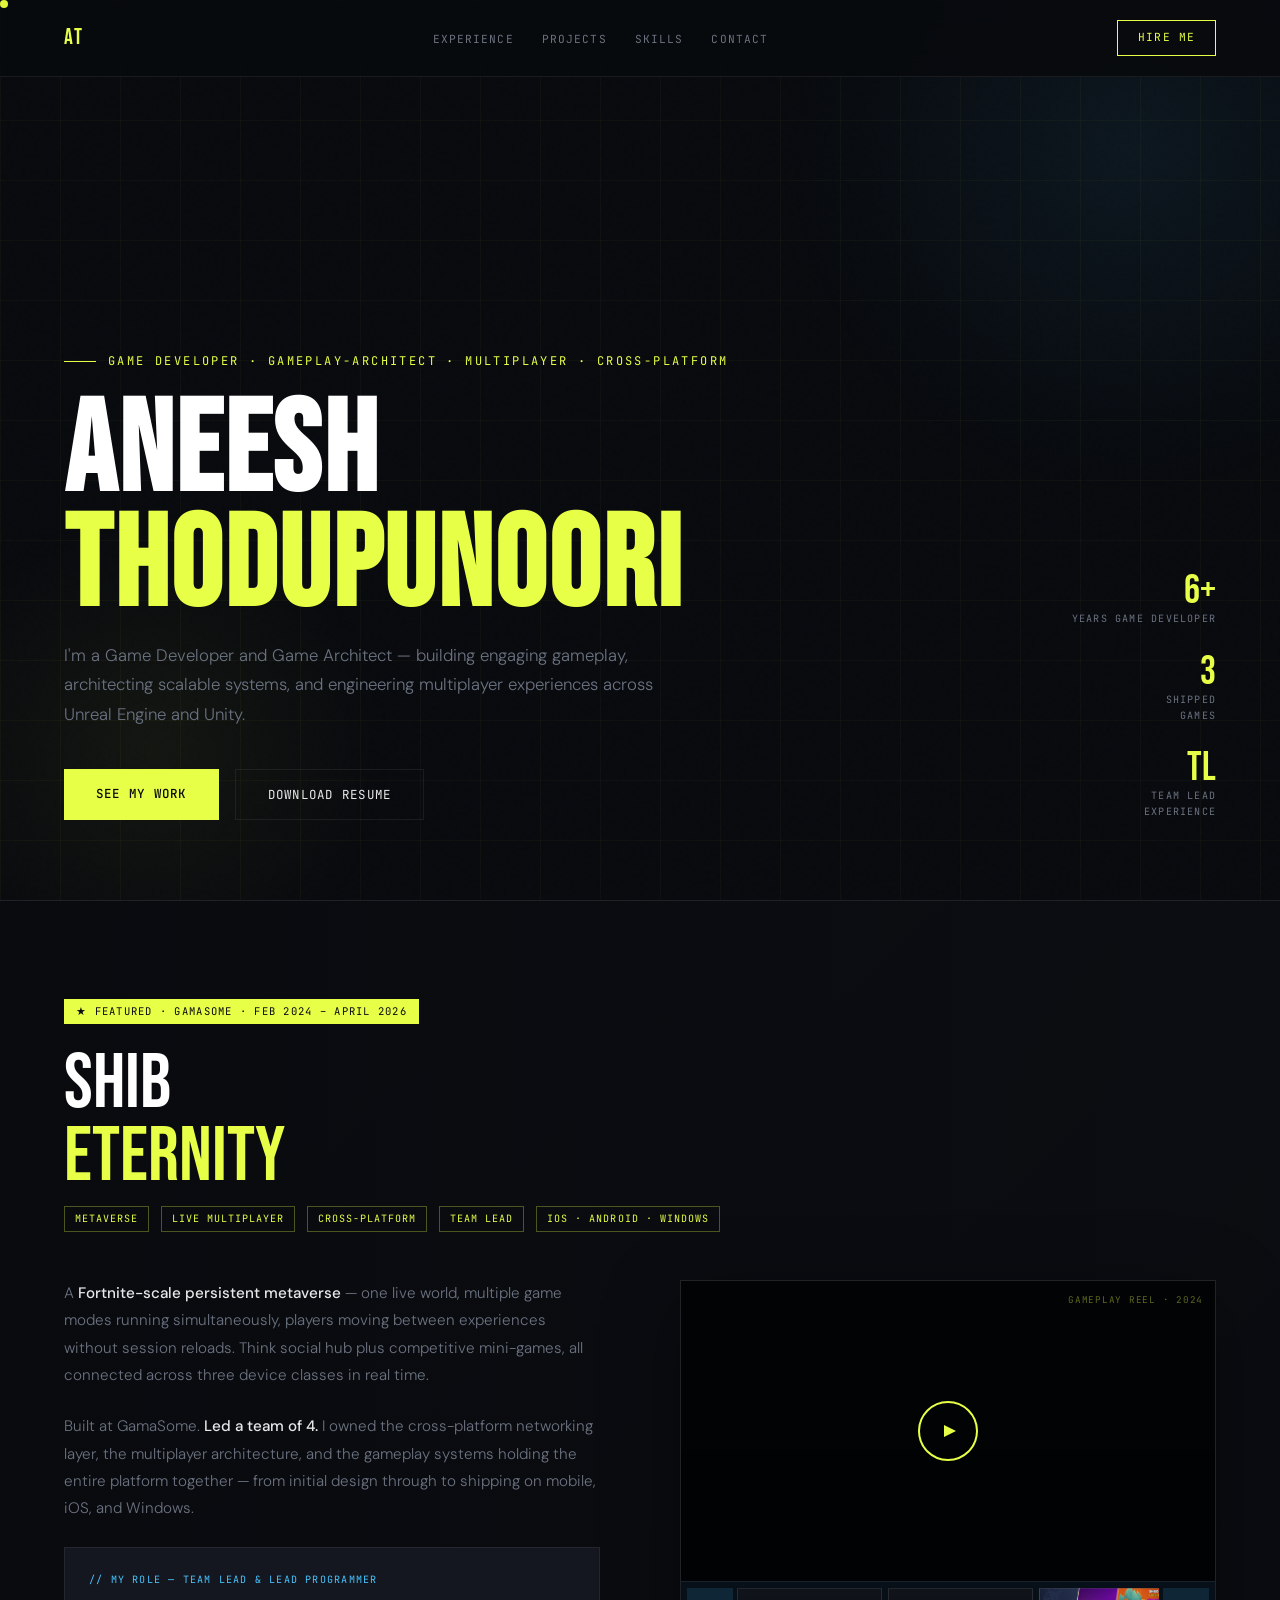
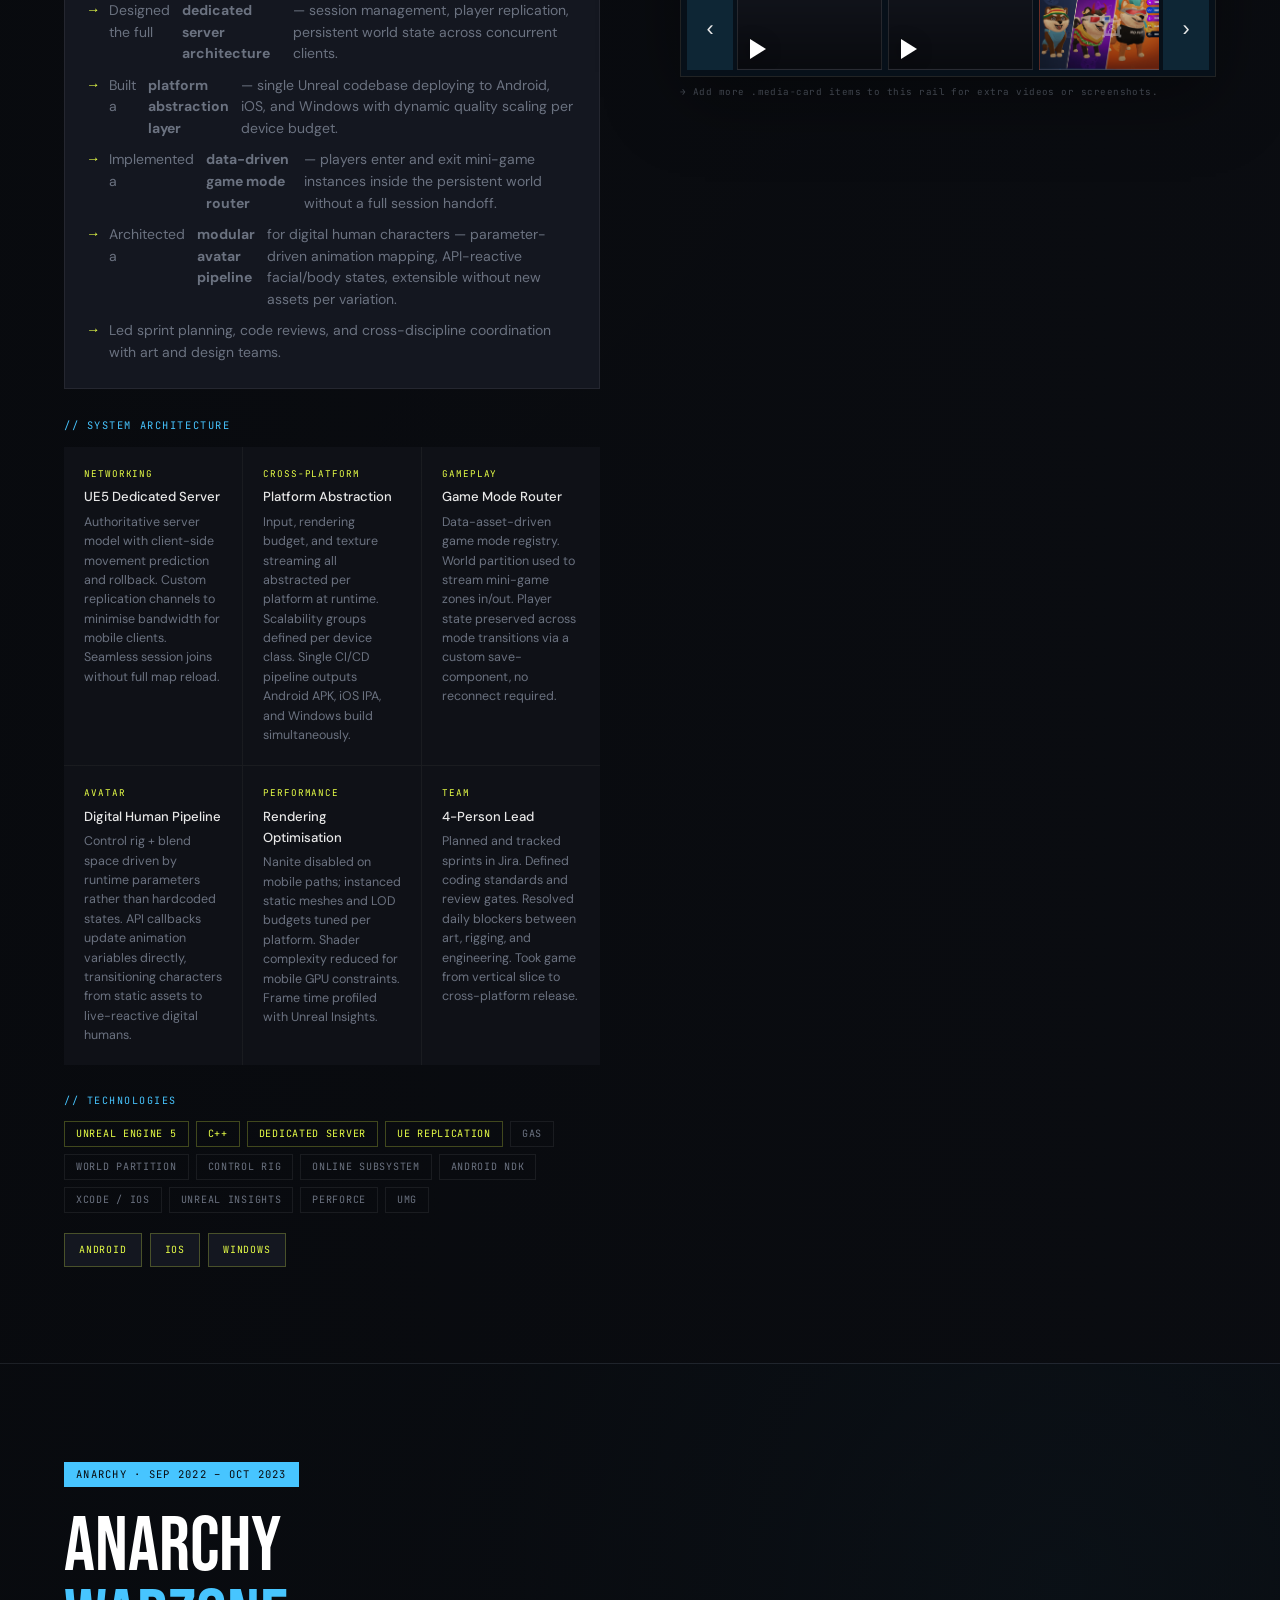
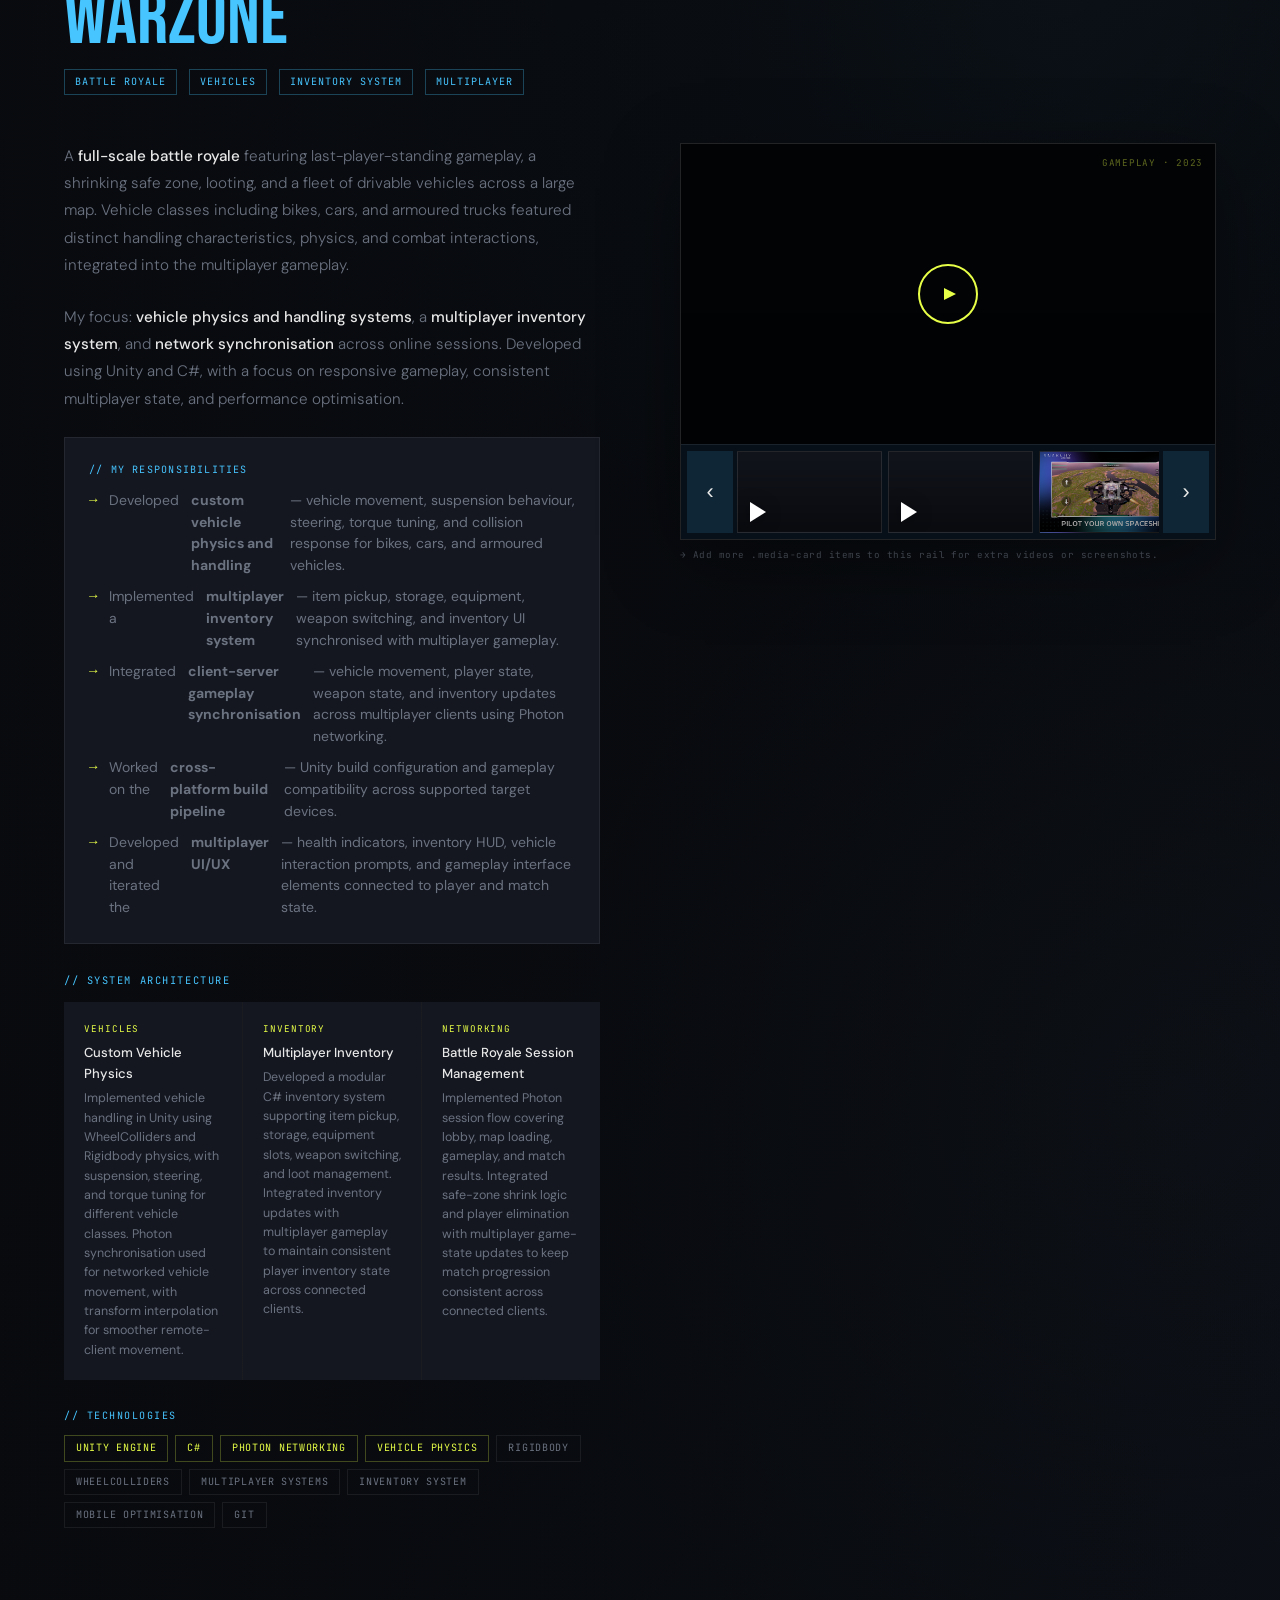
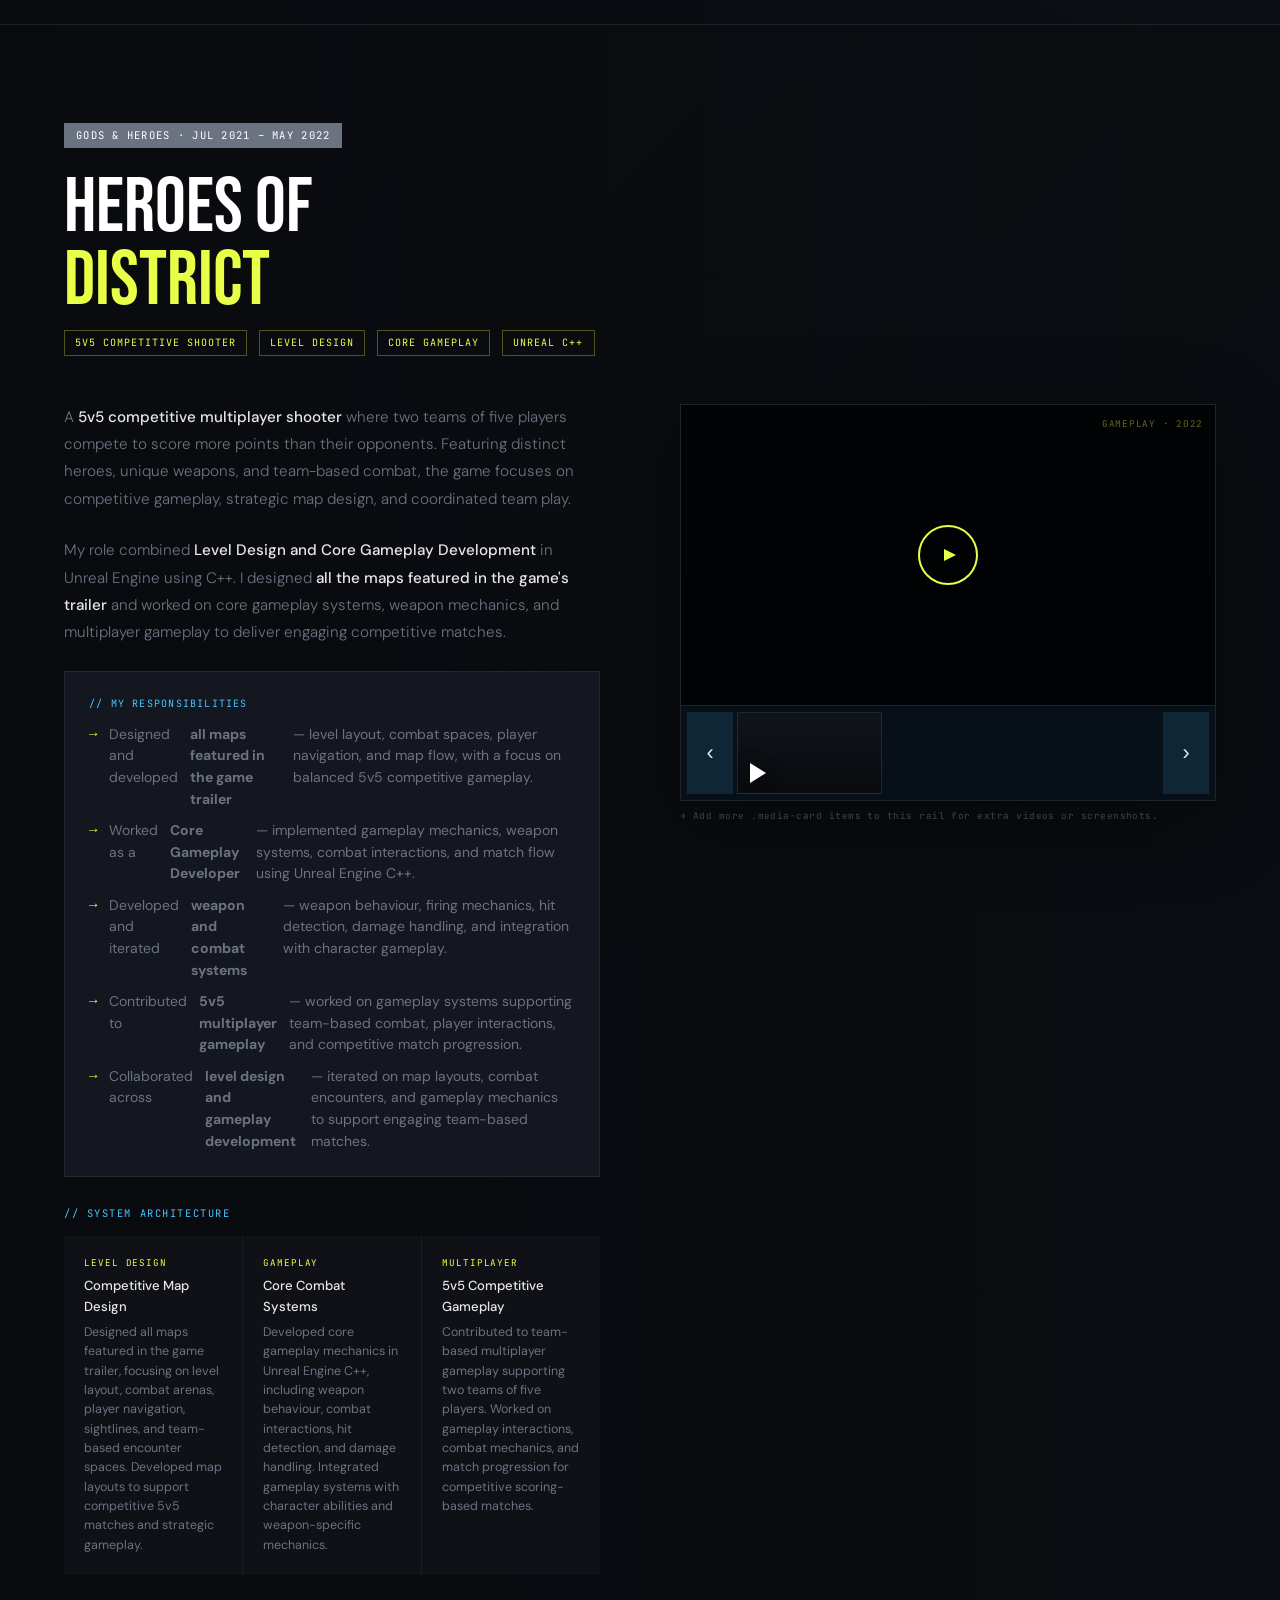
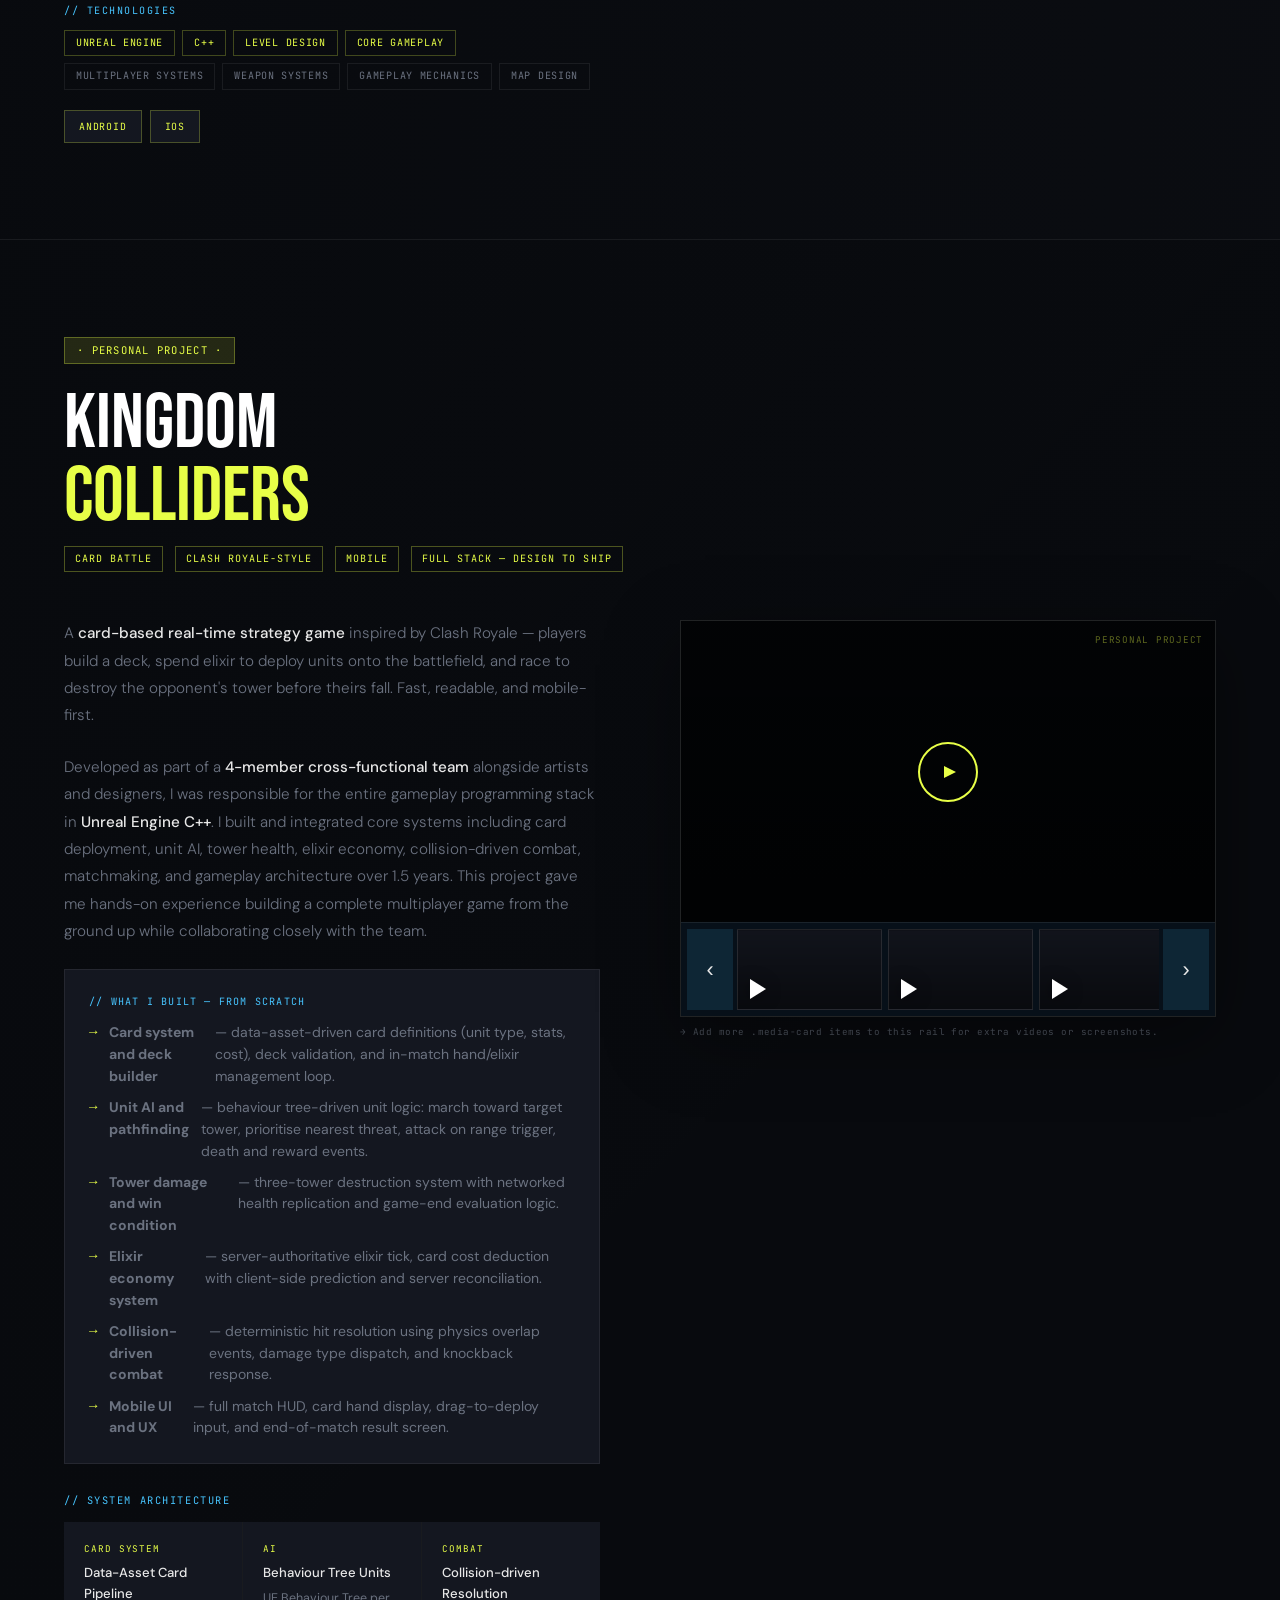
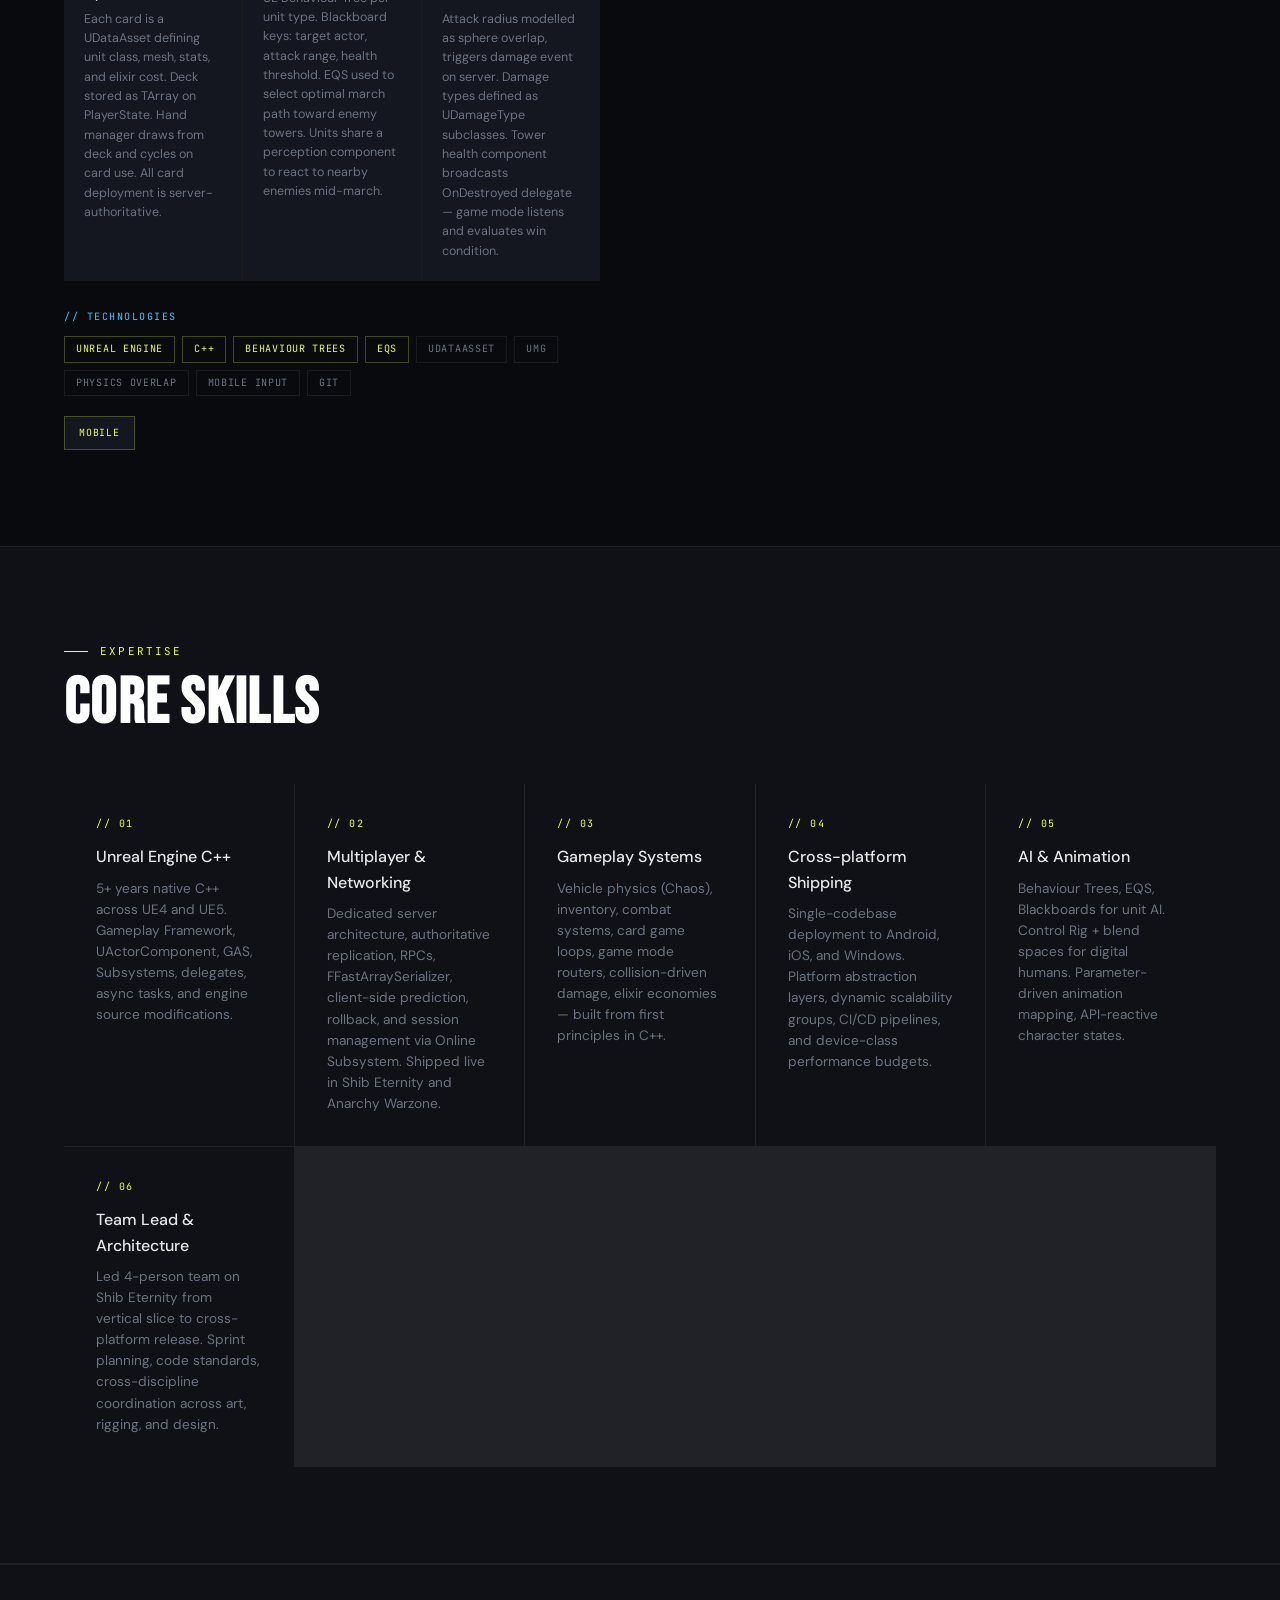
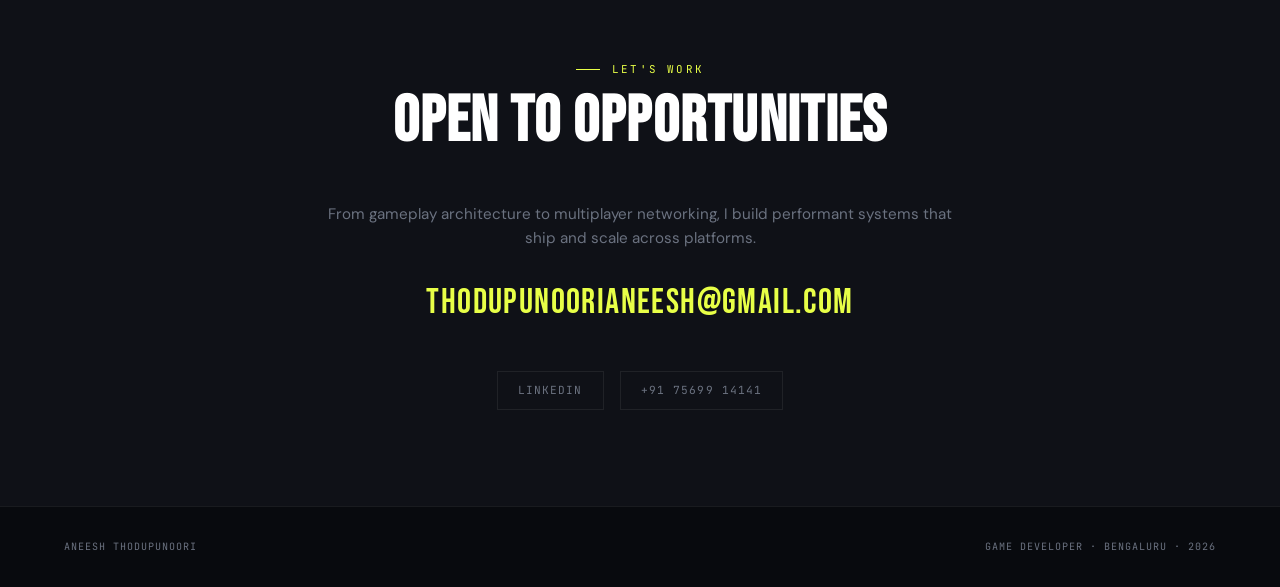
<file: index.html>
<!DOCTYPE html>
<html lang="en">
<head>
<meta charset="UTF-8"/>
<meta name="viewport" content="width=device-width, initial-scale=1.0"/>
<title>Aneesh Thodupunoori &mdash; Game Developer</title>
<link rel="preconnect" href="https://fonts.googleapis.com"/>
<link rel="preconnect" href="https://fonts.gstatic.com" crossorigin/>
<link href="https://fonts.googleapis.com/css2?family=Bebas+Neue&family=DM+Sans:wght@300;400;500&family=JetBrains+Mono:wght@400;500&display=swap" rel="stylesheet"/>
<link rel="stylesheet" href="CSS/Style.css"/>
</head>
<body>
<div class="cursor" id="cursor"></div>
<div data-component="Components/Navbar.html"></div>
<div data-component="Components/Hero.html"></div>
<div data-component="Components/Experience/Shib.html"></div>
<div data-component="Components/Experience/Anarchy.html"></div>
<div data-component="Components/Experience/HOD.html"></div>
<div data-component="Components/Projects/KingdomColliders.html"></div>
<div data-component="Components/Skills.html"></div>
<div data-component="Components/Contact.html"></div>
<div data-component="Components/Footer.html"></div>
<script src="JS/Main.js"></script>
</body>
</html>
</file>
<file: CSS/Style.css>
:root{
  --black:#080a0e;--surface:#0f1117;--card:#141720;--border:rgba(255,255,255,0.07);
  --accent:#e8ff47;--accent2:#47c5ff;--text:#e8e8e8;--muted:#6b7280;
}
*,*::before,*::after{box-sizing:border-box;margin:0;padding:0;}
html{scroll-behavior:smooth;}
body{background:var(--black);color:var(--text);font-family:'DM Sans',sans-serif;font-size:16px;line-height:1.6;overflow-x:hidden;}
body::before{content:'';position:fixed;inset:0;background-image:url("data:image/svg+xml,%3Csvg viewBox='0 0 256 256' xmlns='http://www.w3.org/2000/svg'%3E%3Cfilter id='n'%3E%3CfeTurbulence type='fractalNoise' baseFrequency='0.9' numOctaves='4' stitchTiles='stitch'/%3E%3C/filter%3E%3Crect width='100%25' height='100%25' filter='url(%23n)' opacity='0.04'/%3E%3C/svg%3E");pointer-events:none;z-index:0;opacity:.4;}
nav{position:fixed;top:0;left:0;right:0;z-index:100;display:flex;align-items:center;justify-content:space-between;padding:1.25rem 4rem;background:rgba(8,10,14,.9);backdrop-filter:blur(14px);border-bottom:1px solid var(--border);}
.nav-logo{font-family:'Bebas Neue',sans-serif;font-size:1.4rem;letter-spacing:.08em;color:var(--accent);text-decoration:none;}
.nav-links{display:flex;gap:1.75rem;list-style:none;align-items:center;}
.nav-links a,.nav-menu-btn{font-family:'JetBrains Mono',monospace;font-size:.7rem;color:var(--muted);text-decoration:none;text-transform:uppercase;letter-spacing:.1em;transition:color .2s;}
.nav-links a:hover,.nav-menu-btn:hover,.nav-group:focus-within .nav-menu-btn,.nav-group:hover .nav-menu-btn{color:var(--accent);}
.nav-menu-btn{background:none;border:0;cursor:pointer;padding:0;}
.nav-group{position:relative;}
.nav-dropdown{position:absolute;top:calc(100% + 14px);left:-14px;min-width:190px;display:flex;flex-direction:column;gap:.75rem;list-style:none;padding:1rem;background:rgba(15,17,23,.98);border:1px solid var(--border);opacity:0;visibility:hidden;transform:translateY(-6px);transition:opacity .2s,transform .2s,visibility .2s;}
.nav-group:hover .nav-dropdown,.nav-group:focus-within .nav-dropdown{opacity:1;visibility:visible;transform:translateY(0);}
.nav-dropdown a{display:block;white-space:nowrap;}
.nav-cta{font-family:'JetBrains Mono',monospace;font-size:.7rem;text-transform:uppercase;letter-spacing:.1em;padding:.5rem 1.25rem;border:1px solid var(--accent);color:var(--accent);text-decoration:none;transition:background .2s,color .2s;}
.nav-cta:hover{background:var(--accent);color:var(--black);}
.hero{min-height:100vh;display:flex;flex-direction:column;justify-content:flex-end;padding:0 4rem 5rem;position:relative;overflow:hidden;}
.hero-grid-bg{position:absolute;inset:0;background-image:linear-gradient(rgba(232,255,71,.03) 1px,transparent 1px),linear-gradient(90deg,rgba(232,255,71,.03) 1px,transparent 1px);background-size:60px 60px;z-index:1;}
.hero-glow{position:absolute;top:-200px;right:-200px;width:700px;height:700px;background:radial-gradient(circle,rgba(71,197,255,.07) 0%,transparent 70%);z-index:1;}
.hero-glow2{position:absolute;bottom:-100px;left:-100px;width:500px;height:500px;background:radial-gradient(circle,rgba(232,255,71,.05) 0%,transparent 70%);z-index:1;}
.hero-content{position:relative;z-index:2;max-width:900px;}
.hero-tag{font-family:'JetBrains Mono',monospace;font-size:.75rem;color:var(--accent);text-transform:uppercase;letter-spacing:.2em;margin-bottom:1.5rem;display:flex;align-items:center;gap:.75rem;}
.hero-tag::before{content:'';display:inline-block;width:32px;height:1px;background:var(--accent);}
h1{font-family:'Bebas Neue',sans-serif;font-size:clamp(4rem,10vw,8rem);line-height:.9;letter-spacing:.02em;color:#fff;margin-bottom:1rem;}
h1 span{color:var(--accent);}
.hero-sub{font-size:1.05rem;color:var(--muted);max-width:600px;margin-bottom:2.5rem;font-weight:300;line-height:1.75;}
.hero-actions{display:flex;gap:1rem;flex-wrap:wrap;}
.btn-primary{font-family:'JetBrains Mono',monospace;font-size:.78rem;text-transform:uppercase;letter-spacing:.1em;padding:.9rem 2rem;background:var(--accent);color:var(--black);text-decoration:none;font-weight:500;display:inline-block;transition:opacity .2s,transform .2s;}
.btn-primary:hover{opacity:.88;transform:translateY(-1px);}
.btn-ghost{font-family:'JetBrains Mono',monospace;font-size:.78rem;text-transform:uppercase;letter-spacing:.1em;padding:.9rem 2rem;border:1px solid var(--border);color:var(--text);text-decoration:none;display:inline-block;transition:border-color .2s;}
.btn-ghost:hover{border-color:rgba(255,255,255,.3);}
.hero-stats{position:absolute;right:4rem;bottom:5rem;z-index:2;display:flex;flex-direction:column;gap:1.5rem;text-align:right;}
.hero-stat-num{font-family:'Bebas Neue',sans-serif;font-size:2.5rem;color:var(--accent);line-height:1;}
.hero-stat-label{font-family:'JetBrains Mono',monospace;font-size:.63rem;color:var(--muted);text-transform:uppercase;letter-spacing:.12em;}
section{padding:6rem 4rem;position:relative;z-index:2;}
.section-tag{font-family:'JetBrains Mono',monospace;font-size:.68rem;color:var(--accent);text-transform:uppercase;letter-spacing:.2em;margin-bottom:.75rem;display:flex;align-items:center;gap:.75rem;}
.section-tag::before{content:'';width:24px;height:1px;background:var(--accent);display:inline-block;}
h2{font-family:'Bebas Neue',sans-serif;font-size:clamp(2.5rem,5vw,4rem);line-height:1;letter-spacing:.02em;color:#fff;margin-bottom:3rem;}
.game-section{border-top:1px solid var(--border);overflow:hidden;background:var(--project-bg,var(--black));}
.game-section::before{content:'';position:absolute;inset:0;background:var(--project-image,linear-gradient(135deg,rgba(255,255,255,.04),transparent 55%));opacity:.55;pointer-events:none;z-index:0;}
.game-section::after{content:'';position:absolute;inset:0;background:linear-gradient(90deg,rgba(8,10,14,.96) 0%,rgba(8,10,14,.82) 48%,rgba(8,10,14,.68) 100%);pointer-events:none;z-index:0;}
.game-section>*{position:relative;z-index:2;}
.game-section.alt{background:var(--project-bg,var(--surface));}
.game-header{margin-bottom:3rem;}
.game-featured-badge{display:inline-flex;align-items:center;gap:8px;font-family:'JetBrains Mono',monospace;font-size:.66rem;color:var(--black);background:var(--accent);padding:4px 12px;text-transform:uppercase;letter-spacing:.12em;margin-bottom:1.5rem;}
.game-featured-badge.blue{background:var(--accent2);color:var(--black);}
.game-title{font-family:'Bebas Neue',sans-serif;font-size:clamp(3rem,6vw,5.5rem);line-height:.95;color:#fff;margin-bottom:.75rem;}
.game-title span{color:var(--accent);}
.game-meta-row{display:flex;gap:.75rem;flex-wrap:wrap;margin-bottom:1.75rem;}
.gm-tag{font-family:'JetBrains Mono',monospace;font-size:.63rem;text-transform:uppercase;letter-spacing:.1em;padding:4px 10px;border:1px solid rgba(232,255,71,.3);color:var(--accent);}
.gm-tag.blue{border-color:rgba(71,197,255,.3);color:var(--accent2);}
.game-grid{display:grid;grid-template-columns:1fr 1fr;gap:5rem;align-items:start;}
.game-desc{font-size:.95rem;color:var(--muted);line-height:1.8;margin-bottom:1.5rem;font-weight:300;}
.game-desc strong{color:var(--text);font-weight:500;}
.role-box{background:var(--card);border:1px solid var(--border);padding:1.5rem;margin-bottom:1.75rem;}
.role-box-label{font-family:'JetBrains Mono',monospace;font-size:.63rem;color:var(--accent2);text-transform:uppercase;letter-spacing:.12em;margin-bottom:.75rem;}
.role-box ul{list-style:none;display:flex;flex-direction:column;gap:.6rem;}
.role-box li{font-size:.875rem;color:var(--muted);display:flex;gap:.75rem;line-height:1.55;}
.role-box li::before{content:'\2192';color:var(--accent);flex-shrink:0;font-family:monospace;}
.arch-label{font-family:'JetBrains Mono',monospace;font-size:.65rem;color:var(--accent2);text-transform:uppercase;letter-spacing:.15em;margin-bottom:.85rem;}
.arch-grid{display:grid;grid-template-columns:repeat(3,1fr);gap:1px;background:var(--border);margin-bottom:1.75rem;}
.arch-block{background:var(--card);padding:1.25rem;}
.game-section.alt .arch-block{background:var(--surface);}
.arch-block-tag{font-family:'JetBrains Mono',monospace;font-size:.58rem;color:var(--accent);text-transform:uppercase;letter-spacing:.1em;margin-bottom:.3rem;}
.arch-block-title{font-size:.82rem;font-weight:500;color:var(--text);margin-bottom:.35rem;}
.arch-block-desc{font-size:.78rem;color:var(--muted);line-height:1.55;}
.tech-label{font-family:'JetBrains Mono',monospace;font-size:.63rem;color:var(--accent2);text-transform:uppercase;letter-spacing:.15em;margin-bottom:.7rem;}
.tech-stack{display:flex;flex-wrap:wrap;gap:7px;}
.tp{font-family:'JetBrains Mono',monospace;font-size:.63rem;padding:4px 11px;text-transform:uppercase;letter-spacing:.07em;border:1px solid var(--border);color:var(--muted);transition:color .2s,border-color .2s;}
.tp:hover{color:var(--accent);border-color:rgba(232,255,71,.3);}
.tp.core{border-color:rgba(232,255,71,.25);color:var(--accent);}
.media-col{min-width:0;}
.media-viewer{background:#020406;border:1px solid rgba(255,255,255,.12);box-shadow:0 20px 70px rgba(0,0,0,.38);}
.media-main{width:100%;aspect-ratio:16/9;background:linear-gradient(135deg,rgba(71,197,255,.08),rgba(232,255,71,.04)),#020406;display:flex;flex-direction:column;align-items:center;justify-content:center;gap:.85rem;position:relative;overflow:hidden;cursor:pointer;transition:border-color .2s;}
.media-main:hover .play-btn{background:var(--accent);}
.media-main:hover .play-icon{fill:var(--black);}
.play-wrap{position:relative;z-index:1;display:flex;flex-direction:column;align-items:center;gap:.85rem;text-align:center;padding:1rem;}
.play-btn{width:60px;height:60px;border-radius:50%;border:2px solid var(--accent);display:flex;align-items:center;justify-content:center;transition:background .2s;}
.play-icon{fill:var(--accent);transition:fill .2s;}
.vid-label{font-family:'JetBrains Mono',monospace;font-size:.68rem;color:var(--muted);text-transform:uppercase;letter-spacing:.12em;}
.vid-sub{font-family:'JetBrains Mono',monospace;font-size:.58rem;color:rgba(107,114,128,.55);}
.vid-corner{position:absolute;top:12px;right:12px;font-family:'JetBrains Mono',monospace;font-size:.58rem;color:rgba(232,255,71,.4);text-transform:uppercase;letter-spacing:.08em;}
.media-rail-shell{display:grid;grid-template-columns:46px 1fr 46px;gap:4px;align-items:stretch;background:rgba(8,18,27,.9);border-top:1px solid rgba(255,255,255,.08);padding:6px;}
.media-rail{display:flex;gap:6px;overflow-x:auto;scroll-behavior:smooth;scrollbar-width:thin;scrollbar-color:rgba(232,255,71,.42) rgba(255,255,255,.08);}
.media-rail::-webkit-scrollbar{height:8px;}
.media-rail::-webkit-scrollbar-track{background:rgba(255,255,255,.08);}
.media-rail::-webkit-scrollbar-thumb{background:rgba(232,255,71,.42);}
.media-nav{border:0;background:rgba(71,197,255,.12);color:var(--text);font-size:1.35rem;cursor:pointer;transition:background .2s,color .2s;}
.media-nav:hover{background:rgba(232,255,71,.18);color:var(--accent);}
.media-card{flex:0 0 145px;aspect-ratio:16/9;background:linear-gradient(135deg,rgba(71,197,255,.12),rgba(232,255,71,.05)),var(--card);border:1px solid rgba(255,255,255,.1);display:flex;align-items:center;justify-content:center;position:relative;overflow:hidden;cursor:pointer;transition:border-color .2s,transform .2s;}
.media-card:hover{border-color:rgba(232,255,71,.65);transform:translateY(-1px);}
.media-card.video::after{content:'';position:absolute;left:12px;bottom:10px;width:0;height:0;border-top:10px solid transparent;border-bottom:10px solid transparent;border-left:16px solid #fff;filter:drop-shadow(0 2px 8px rgba(0,0,0,.5));}
.media-card.photo::after{content:'\1F5BC';font-size:1.35rem;opacity:.42;}
.media-card-label{position:absolute;left:8px;right:8px;bottom:6px;font-family:'JetBrains Mono',monospace;font-size:.52rem;color:rgba(255,255,255,.72);text-transform:uppercase;letter-spacing:.06em;white-space:nowrap;overflow:hidden;text-overflow:ellipsis;text-shadow:0 1px 4px #000;}
.media-note{font-family:'JetBrains Mono',monospace;font-size:.58rem;color:rgba(107,114,128,.55);margin-top:8px;letter-spacing:.05em;}
.platform-row{display:flex;gap:8px;flex-wrap:wrap;margin-top:1.25rem;}
.plat-badge{display:flex;align-items:center;gap:7px;padding:8px 14px;border:1px solid var(--border);background:var(--card);font-family:'JetBrains Mono',monospace;font-size:.62rem;color:var(--muted);text-transform:uppercase;letter-spacing:.08em;}
.plat-badge.active{border-color:rgba(232,255,71,.25);color:var(--accent);}
#skills{background:var(--surface);border-top:1px solid var(--border);border-bottom:1px solid var(--border);}
.skills-grid{display:grid;grid-template-columns:repeat(auto-fit,minmax(220px,1fr));gap:1px;background:var(--border);}
.skill-block{background:var(--surface);padding:2rem;transition:background .2s;}
.skill-block:hover{background:var(--card);}
.skill-icon{font-family:'JetBrains Mono',monospace;font-size:.63rem;color:var(--accent);letter-spacing:.15em;text-transform:uppercase;margin-bottom:.75rem;}
.skill-name{font-size:1rem;font-weight:500;margin-bottom:.5rem;}
.skill-desc{font-size:.85rem;color:var(--muted);line-height:1.55;}
#contact{background:var(--surface);border-top:1px solid var(--border);text-align:center;}
.contact-inner{max-width:640px;margin:0 auto;}
.contact-email{font-family:'Bebas Neue',sans-serif;font-size:clamp(1.4rem,3.5vw,2.2rem);letter-spacing:.04em;color:var(--accent);text-decoration:none;display:block;margin:1.5rem 0 2.5rem;transition:opacity .2s;}
.contact-email:hover{opacity:.75;}
.social-links{display:flex;justify-content:center;gap:1rem;flex-wrap:wrap;}
.social-link{font-family:'JetBrains Mono',monospace;font-size:.7rem;color:var(--muted);text-decoration:none;text-transform:uppercase;letter-spacing:.1em;padding:.6rem 1.25rem;border:1px solid var(--border);transition:color .2s,border-color .2s;}
.social-link:hover{color:var(--accent);border-color:rgba(232,255,71,.3);}
footer{padding:2rem 4rem;border-top:1px solid var(--border);display:flex;justify-content:space-between;font-family:'JetBrains Mono',monospace;font-size:.63rem;color:var(--muted);text-transform:uppercase;letter-spacing:.1em;}
@keyframes fadeUp{from{opacity:0;transform:translateY(20px);}to{opacity:1;transform:translateY(0);}}
.hero-tag{animation:fadeUp .6s ease both;}
h1{animation:fadeUp .6s ease .1s both;}
.hero-sub{animation:fadeUp .6s ease .2s both;}
.hero-actions{animation:fadeUp .6s ease .3s both;}
.hero-stats{animation:fadeUp .6s ease .4s both;}
.cursor{width:8px;height:8px;background:var(--accent);border-radius:50%;position:fixed;pointer-events:none;z-index:9999;transition:transform .15s;mix-blend-mode:difference;}
@media(max-width:900px){
  nav{padding:1rem 1.5rem;}
  .nav-links,.nav-cta{display:none;}
  .hero{padding:0 1.5rem 4rem;}
  .hero-stats{display:none;}
  section{padding:4rem 1.5rem;}
  .game-grid{grid-template-columns:1fr;gap:2.5rem;}
  .arch-grid{grid-template-columns:1fr;}
  .media-small-grid{grid-template-columns:1fr 1fr;}
  .photo-strip{grid-template-columns:1fr 1fr;}
  footer{padding:1.5rem;flex-direction:column;gap:.5rem;text-align:center;}
}
</file>
